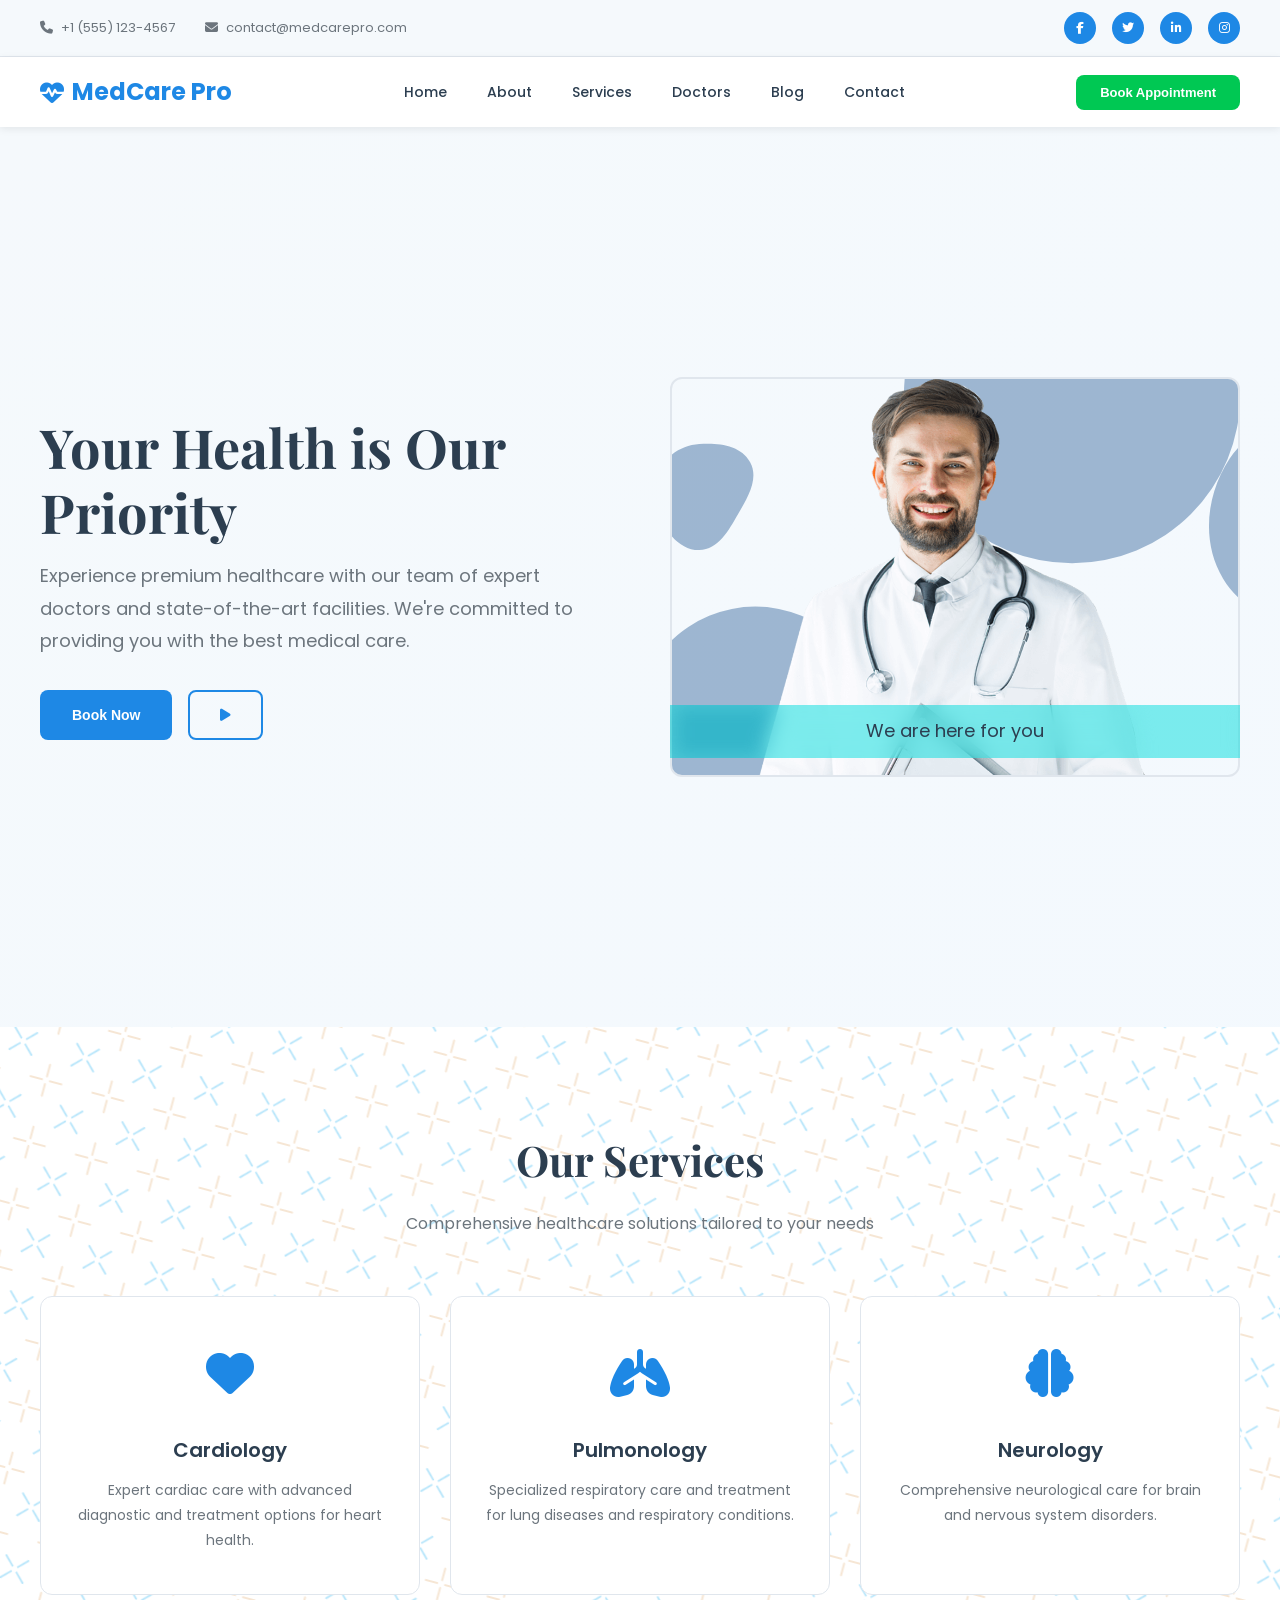
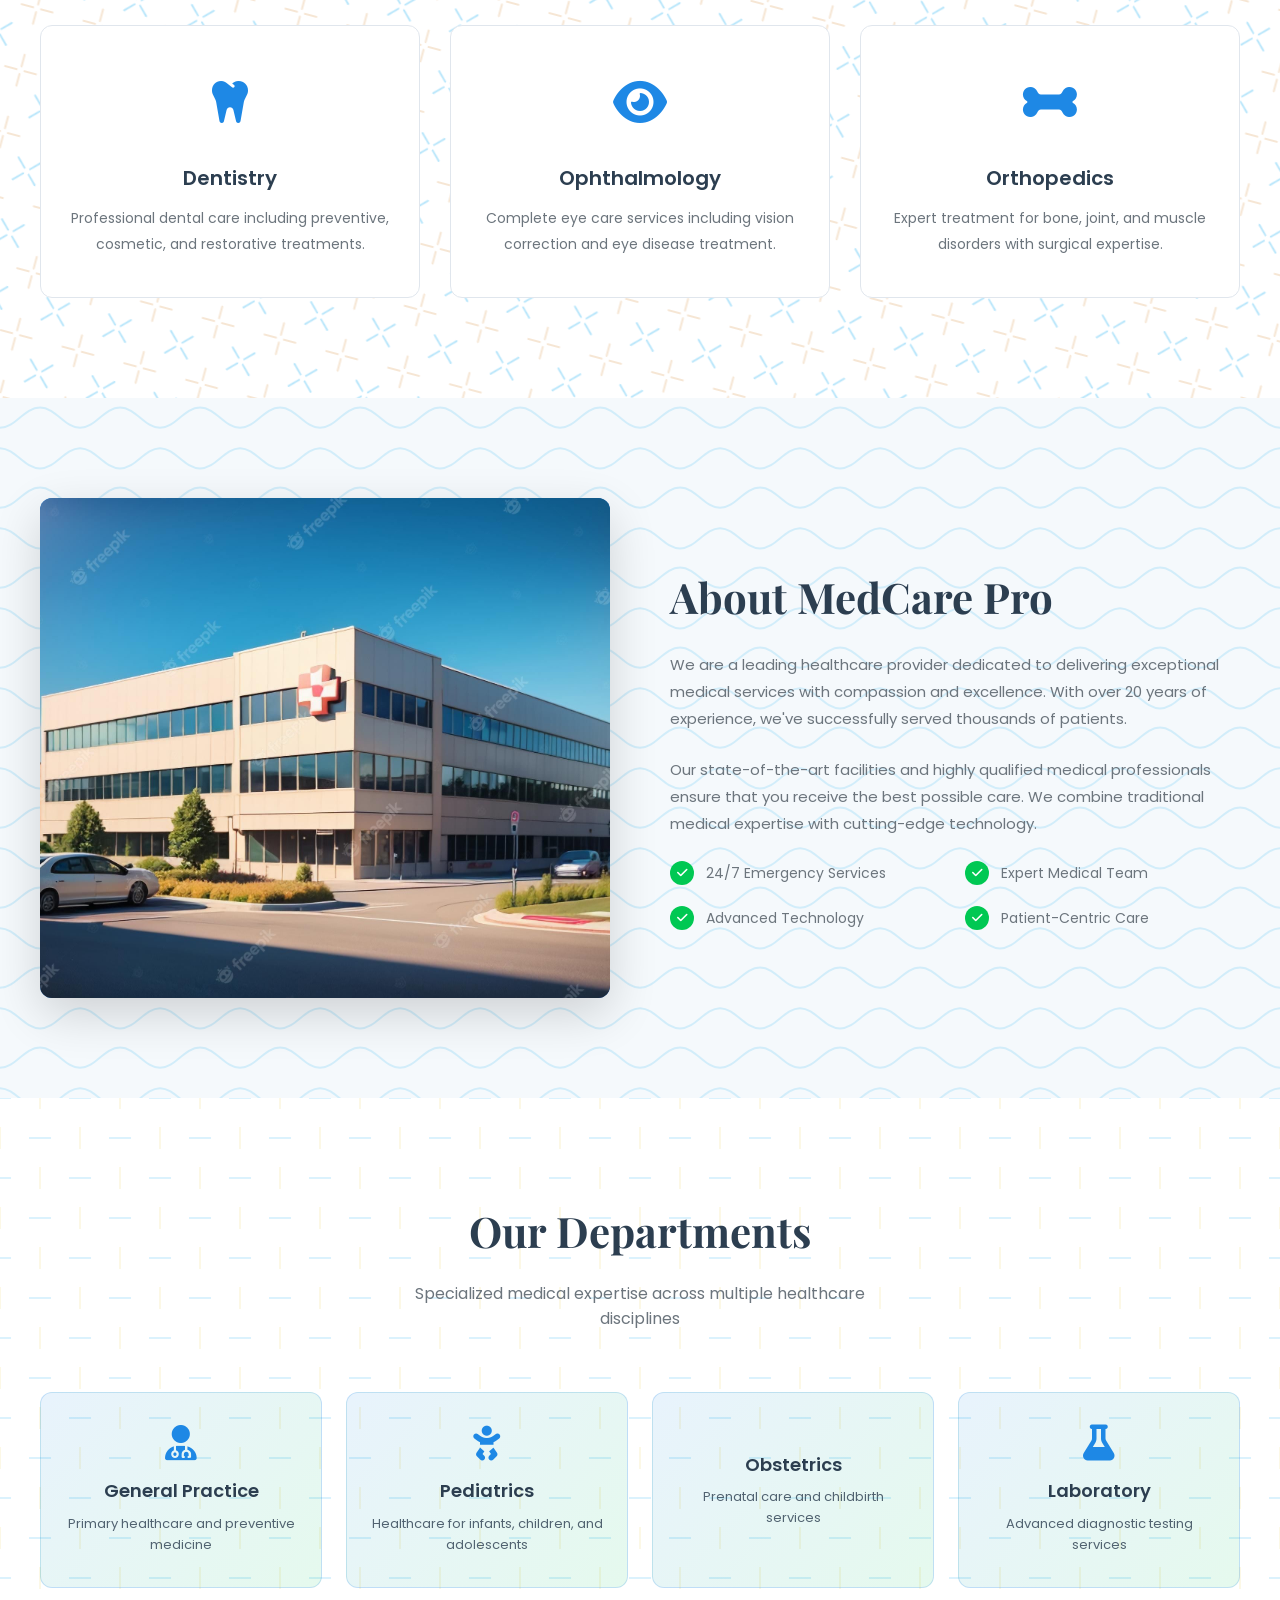
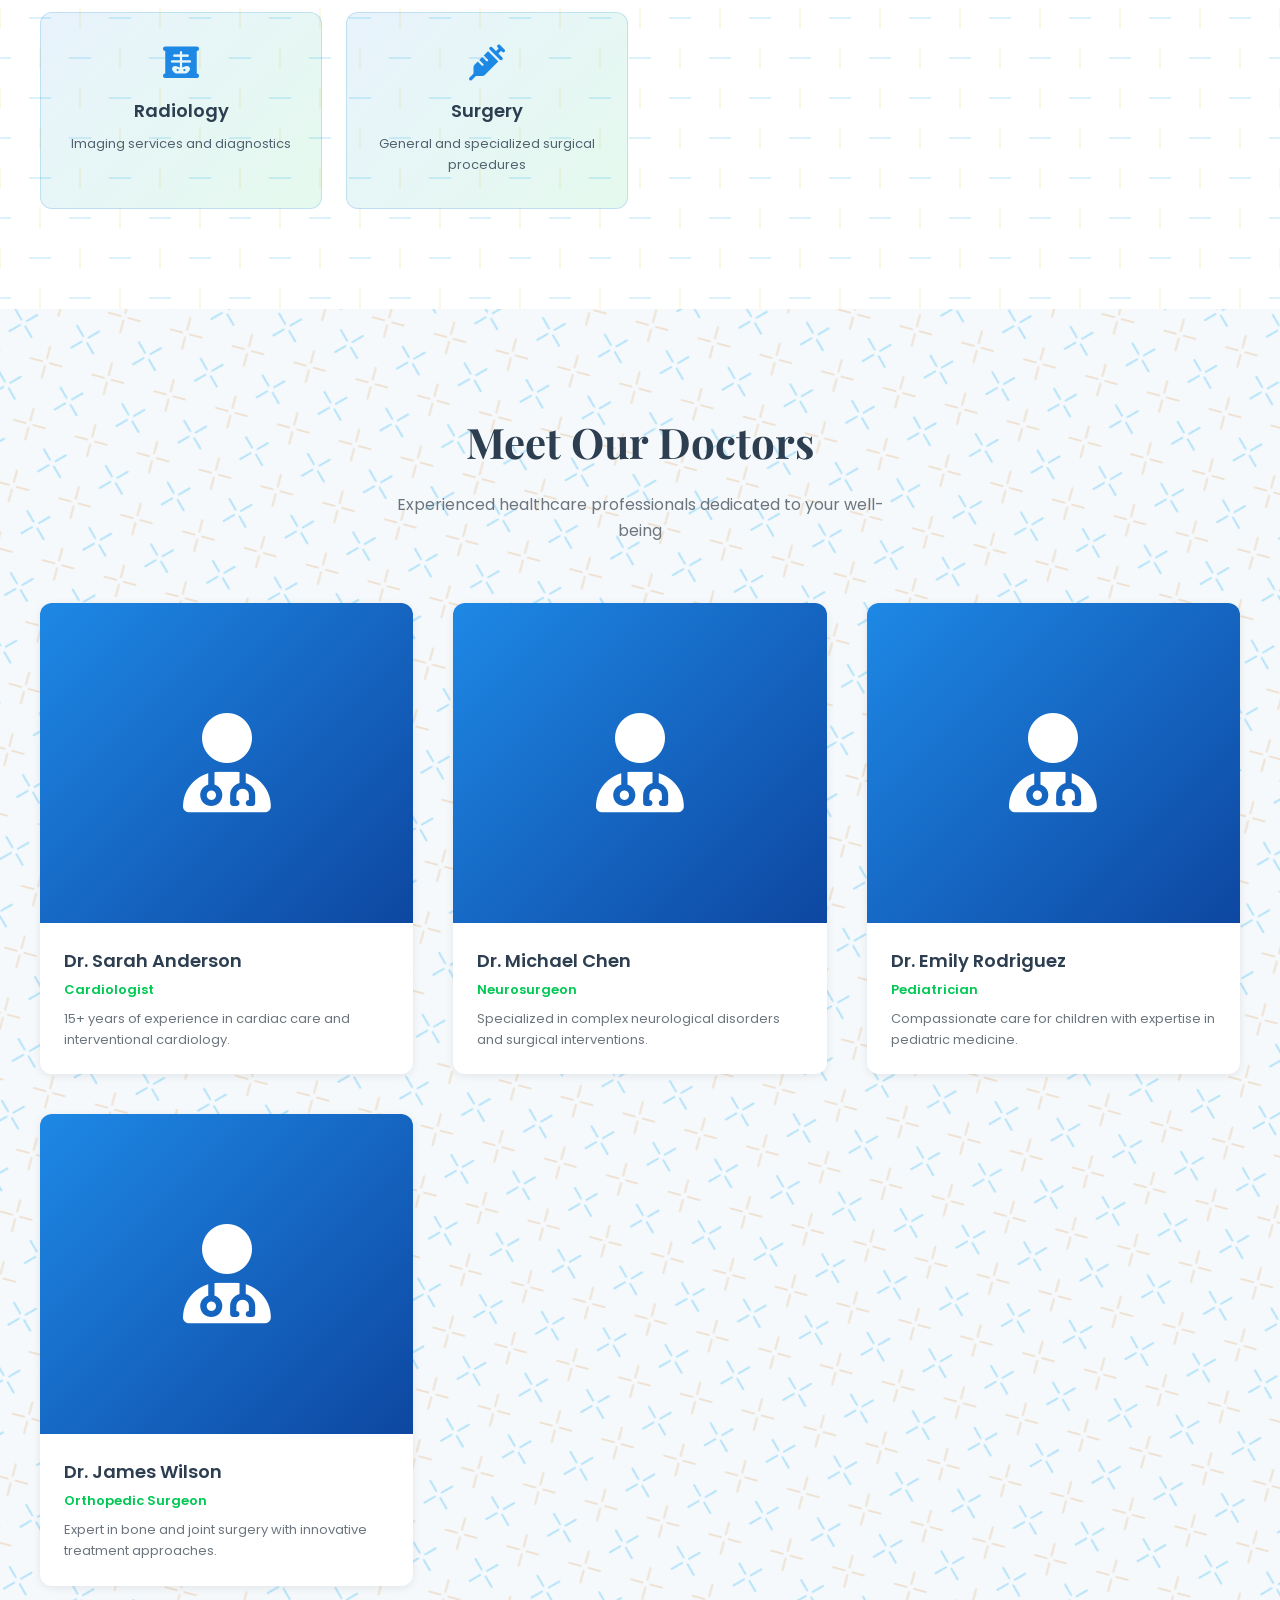
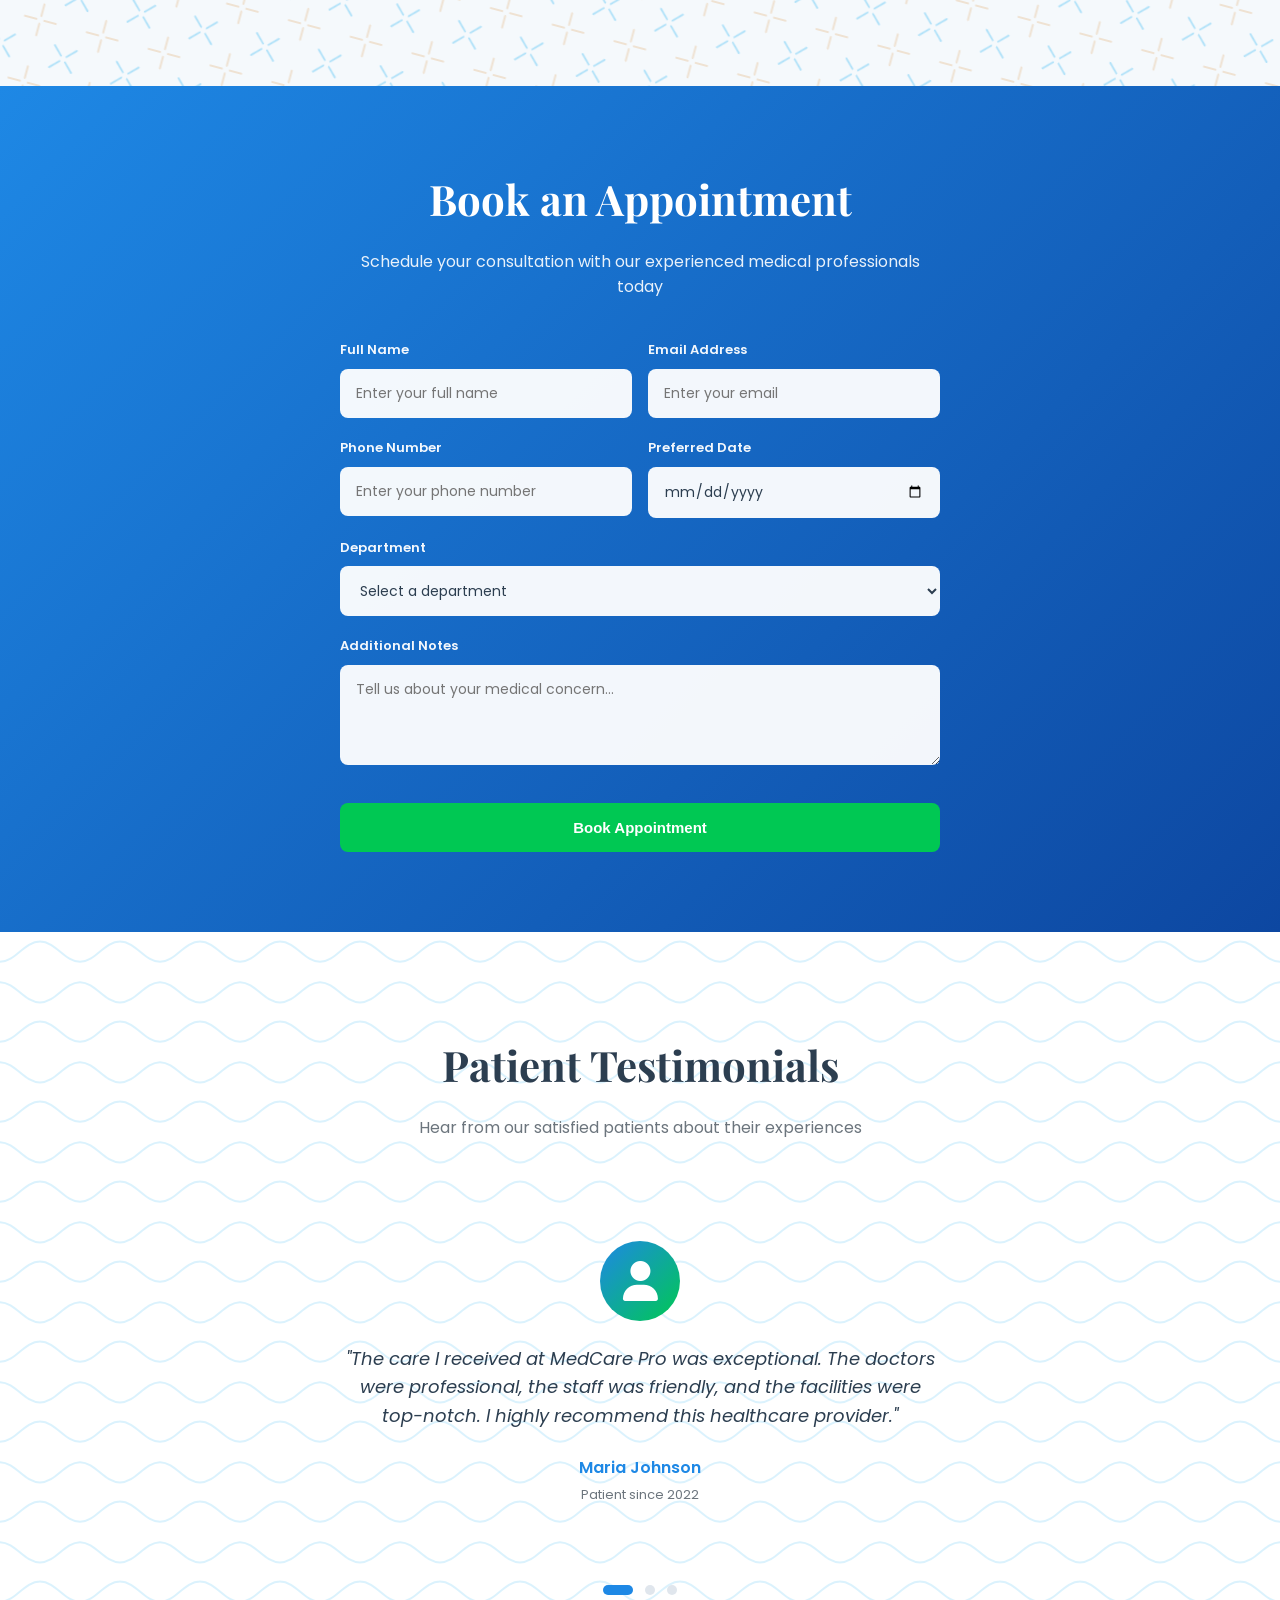
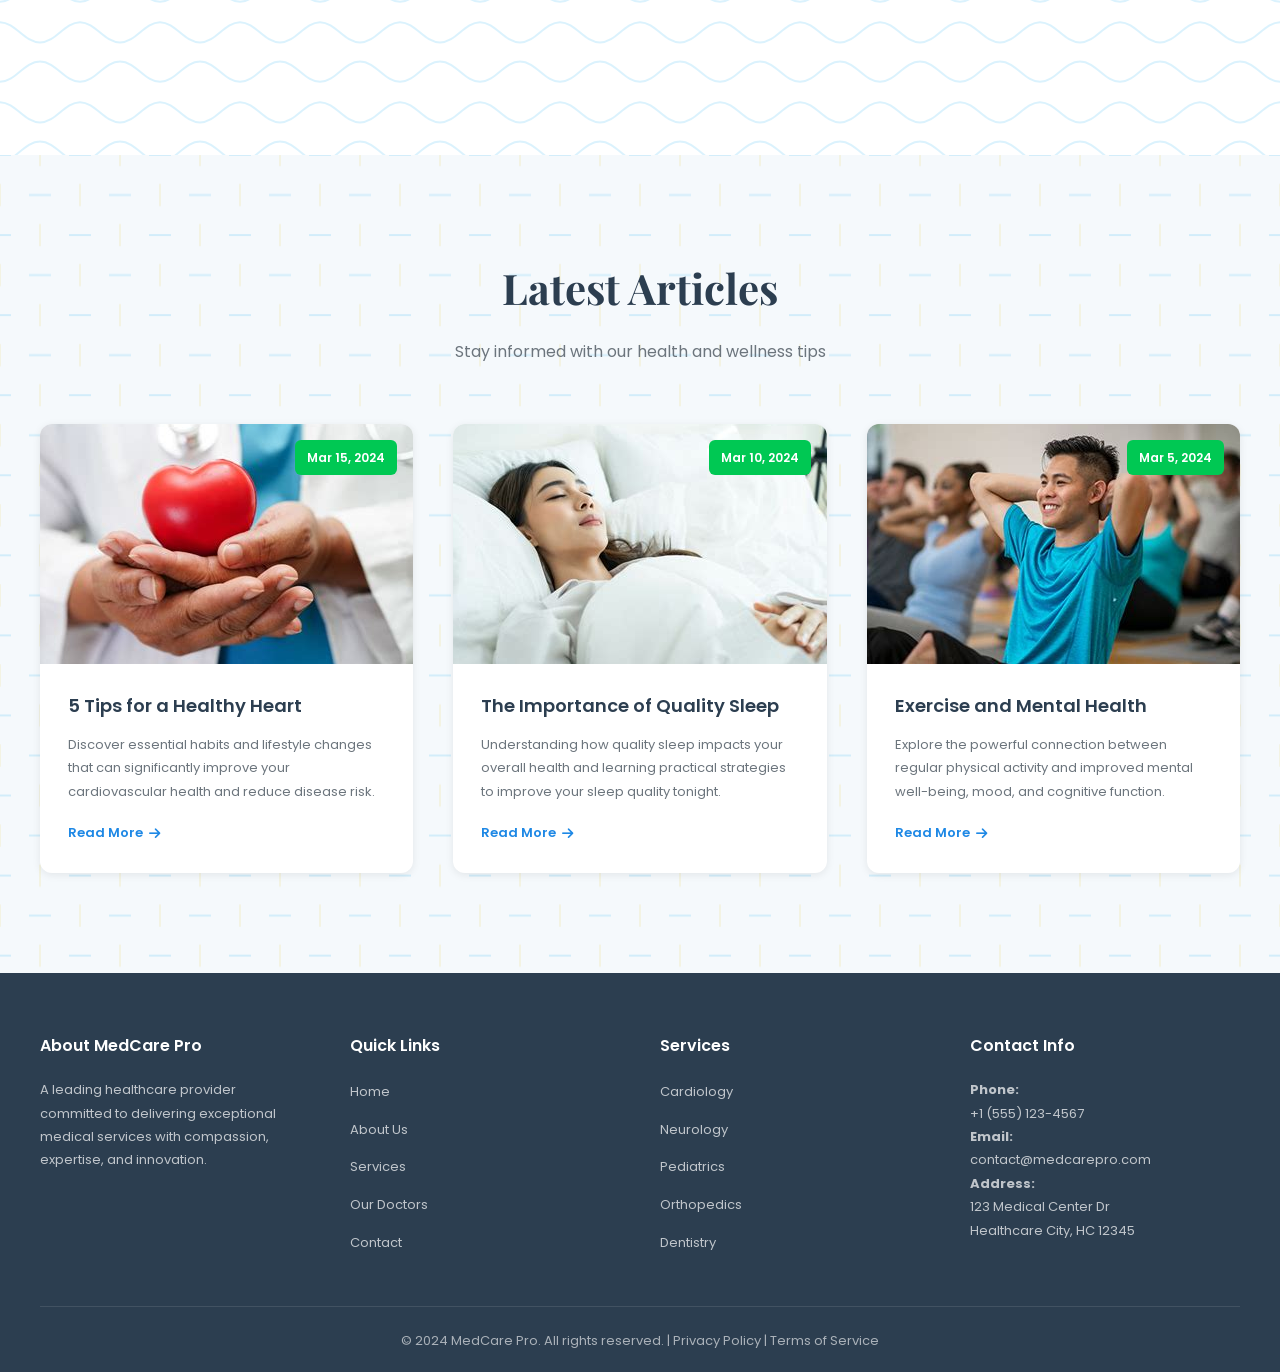
<file: index.html>
<!DOCTYPE html>
<html lang="en">
<head>
    <meta charset="UTF-8">
    <meta name="viewport" content="width=device-width, initial-scale=1.0">
    <title>MedCare Pro - Premium Healthcare Solutions</title>
    <link href="https://fonts.googleapis.com/css2?family=Poppins:wght@300;400;500;600;700&family=Playfair+Display:wght@600;700&display=swap" rel="stylesheet">
    <link rel="stylesheet" href="https://cdnjs.cloudflare.com/ajax/libs/font-awesome/6.4.0/css/all.min.css">
    
    <style>
        * {
            margin: 0;
            padding: 0;
            box-sizing: border-box;
        }

        :root {
            --primary: #1E88E5;
            --primary-dark: #1565C0;
            --secondary: #0D47A1;
            --accent: #00C853;
            --accent-light: #4CAF50;
            --bg-light: #F5F9FC;
            --bg-white: #FFFFFF;
            --text-dark: #2C3E50;
            --text-light: #6C757D;
            --border-light: #E0E6ED;
            --shadow-sm: 0 2px 8px rgba(0, 0, 0, 0.08);
            --shadow-md: 0 8px 24px rgba(0, 0, 0, 0.12);
            --shadow-lg: 0 16px 48px rgba(0, 0, 0, 0.16);
            --transition: all 0.3s cubic-bezier(0.4, 0, 0.2, 1);
        }

        body {
            font-family: 'Poppins', sans-serif;
            color: var(--text-dark);
            background-color: var(--bg-white);
            line-height: 1.6;
            overflow-x: hidden;
        }

        /* ============ TOPBAR ============ */
        .topbar {
            background: var(--bg-light);
            padding: 12px 0;
            border-bottom: 1px solid var(--border-light);
            font-size: 13px;
        }

        .topbar-content {
            display: flex;
            justify-content: space-between;
            align-items: center;
            max-width: 1400px;
            margin: 0 auto;
            padding: 0 40px;
        }

        .topbar-left {
            display: flex;
            gap: 30px;
            color: var(--text-light);
        }

        .topbar-item {
            display: flex;
            align-items: center;
            gap: 8px;
            transition: var(--transition);
        }

        .topbar-item:hover {
            color: var(--primary);
        }

        .topbar-right {
            display: flex;
            gap: 16px;
        }

        .social-icon {
            width: 32px;
            height: 32px;
            display: flex;
            align-items: center;
            justify-content: center;
            background: var(--primary);
            color: white;
            border-radius: 50%;
            font-size: 12px;
            cursor: pointer;
            transition: var(--transition);
        }

        .social-icon:hover {
            background: var(--primary-dark);
            transform: translateY(-2px);
        }

        /* ============ NAVBAR ============ */
        .navbar {
            background: var(--bg-white);
            padding: 16px 40px;
            box-shadow: var(--shadow-sm);
            position: sticky;
            top: 0;
            z-index: 1000;
        }

        .navbar-content {
            display: flex;
            justify-content: space-between;
            align-items: center;
            max-width: 1400px;
            margin: 0 auto;
        }

        .logo {
            font-size: 24px;
            font-weight: 700;
            color: var(--primary);
            text-decoration: none;
            display: flex;
            align-items: center;
            gap: 8px;
        }

        .logo:hover {
            color: var(--primary-dark);
        }

        .nav-menu {
            display: flex;
            gap: 40px;
            list-style: none;
        }

        .nav-item a {
            color: var(--text-dark);
            text-decoration: none;
            font-weight: 500;
            font-size: 14px;
            position: relative;
            transition: var(--transition);
        }

        .nav-item a::after {
            content: '';
            position: absolute;
            bottom: -4px;
            left: 0;
            width: 0;
            height: 2px;
            background: var(--accent);
            transition: width 0.3s ease;
        }

        .nav-item a:hover {
            color: var(--primary);
        }

        .nav-item a:hover::after {
            width: 100%;
        }

        .btn-appointment {
            background: var(--accent);
            color: white;
            border: none;
            padding: 10px 24px;
            border-radius: 8px;
            font-weight: 600;
            cursor: pointer;
            transition: var(--transition);
            font-size: 13px;
        }

        .btn-appointment:hover {
            background: var(--accent-light);
            transform: translateY(-2px);
            box-shadow: var(--shadow-md);
        }

        .hamburger {
            display: none;
            flex-direction: column;
            gap: 6px;
            cursor: pointer;
        }

        .hamburger span {
            width: 24px;
            height: 3px;
            background: var(--text-dark);
            border-radius: 2px;
            transition: var(--transition);
        }

        /* ============ HERO SECTION ============ */
        .hero {
            background: linear-gradient(135deg, var(--bg-light) 0%, rgba(30, 136, 229, 0.05) 100%);
            padding: 80px 40px;
            min-height: 100vh;
            display: flex;
            align-items: center;
        }

        .hero-content {
            display: grid;
            grid-template-columns: 1fr 1fr;
            gap: 60px;
            max-width: 1400px;
            margin: 0 auto;
            width: 100%;
            align-items: center;
        }

        .hero-left {
            animation: fadeInUp 0.8s ease 0.2s both;
        }

        .hero-right {
            animation: fadeInUp 0.8s ease 0.4s both;
        }

        .hero h1 {
            font-family: 'Playfair Display', serif;
            font-size: 54px;
            font-weight: 700;
            line-height: 1.2;
            color: var(--text-dark);
            margin-bottom: 16px;
        }

        .hero-subtitle {
            font-size: 18px;
            color: var(--text-light);
            margin-bottom: 32px;
            line-height: 1.8;
        }

        .hero-buttons {
            display: flex;
            gap: 16px;
        }

        .btn-primary {
            background: var(--primary);
            color: white;
            border: none;
            padding: 14px 32px;
            border-radius: 8px;
            font-weight: 600;
            cursor: pointer;
            transition: var(--transition);
            font-size: 14px;
        }

        .btn-primary:hover {
            background: var(--primary-dark);
            transform: translateY(-3px);
            box-shadow: var(--shadow-lg);
        }

        .btn-secondary {
            background: transparent;
            color: var(--primary);
            border: 2px solid var(--primary);
            padding: 12px 30px;
            border-radius: 8px;
            font-weight: 600;
            cursor: pointer;
            transition: var(--transition);
            font-size: 14px;
        }

        .btn-secondary:hover {
            background: var(--primary);
            color: white;
        }

        .hero-image {
           position: relative;
            height: 400px;
            background: linear-gradient(135deg, var(--primary) 0%, var(--primary-dark) 100%);
            background-image: url("data:image/svg+xml,%3csvg xmlns='http://www.w3.org/2000/svg' version='1.1' xmlns:xlink='http://www.w3.org/1999/xlink' xmlns:svgjs='http://svgjs.dev/svgjs' width='1440' height='560' preserveAspectRatio='none' viewBox='0 0 1440 560'%3e%3cg mask='url(%26quot%3b%23SvgjsMask1014%26quot%3b)' fill='none'%3e%3cpath d='M231.94 25.97 a168.14 168.14 0 1 0 336.28 0 a168.14 168.14 0 1 0 -336.28 0z' fill='rgba(28%2c 83%2c 142%2c 0.4)' class='triangle-float3'%3e%3c/path%3e%3cpath d='M805.842%2c469.739C823.276%2c470.849%2c842.667%2c466.609%2c851.144%2c451.335C859.466%2c436.341%2c850.987%2c418.916%2c842.234%2c404.169C833.73%2c389.841%2c822.466%2c376.116%2c805.842%2c375.006C787.431%2c373.777%2c768.324%2c382.24%2c759.937%2c398.676C752.073%2c414.085%2c760.156%2c431.606%2c769.543%2c446.138C777.937%2c459.132%2c790.404%2c468.756%2c805.842%2c469.739' fill='rgba(28%2c 83%2c 142%2c 0.4)' class='triangle-float3'%3e%3c/path%3e%3cpath d='M936.54%2c340.594C977.258%2c339.679%2c1022.534%2c337.032%2c1043.944%2c302.385C1066.128%2c266.485%2c1054.958%2c220.716%2c1032.822%2c184.786C1011.879%2c150.793%2c976.44%2c129.503%2c936.54%2c128.052C893.76%2c126.496%2c850.576%2c141.377%2c827.314%2c177.313C802.023%2c216.384%2c794.562%2c268.72%2c820.44%2c307.405C844.426%2c343.262%2c893.411%2c341.563%2c936.54%2c340.594' fill='rgba(28%2c 83%2c 142%2c 0.4)' class='triangle-float3'%3e%3c/path%3e%3cpath d='M1398.55%2c393.33C1435.272%2c393.176%2c1464.021%2c366.977%2c1483.956%2c336.137C1506.326%2c301.531%2c1528.377%2c259.448%2c1508.385%2c223.415C1488.051%2c186.766%2c1440.325%2c178.822%2c1398.55%2c182.202C1362.784%2c185.096%2c1333.254%2c207.699%2c1315.714%2c239.003C1298.612%2c269.525%2c1295.347%2c306.033%2c1311.893%2c336.86C1329.369%2c369.419%2c1361.597%2c393.485%2c1398.55%2c393.33' fill='rgba(28%2c 83%2c 142%2c 0.4)' class='triangle-float2'%3e%3c/path%3e%3cpath d='M658.217%2c257.8C695.399%2c255.216%2c722.748%2c227.858%2c742.407%2c196.192C763.596%2c162.061%2c784.504%2c121.057%2c764.864%2c86.012C744.967%2c50.508%2c698.91%2c45.271%2c658.217%2c45.969C619.087%2c46.64%2c579.181%2c56.836%2c557.72%2c89.563C534.186%2c125.451%2c528.971%2c172.655%2c550.979%2c209.498C572.527%2c245.571%2c616.299%2c260.714%2c658.217%2c257.8' fill='rgba(28%2c 83%2c 142%2c 0.4)' class='triangle-float3'%3e%3c/path%3e%3cpath d='M-27.88 348.22 a120.59 120.59 0 1 0 241.18 0 a120.59 120.59 0 1 0 -241.18 0z' fill='rgba(28%2c 83%2c 142%2c 0.4)' class='triangle-float1'%3e%3c/path%3e%3cpath d='M29.279%2c173.129C48.315%2c172.842%2c58.773%2c153.309%2c68.272%2c136.81C77.742%2c120.362%2c89.287%2c101.565%2c80.019%2c85.003C70.634%2c68.231%2c48.448%2c65.742%2c29.279%2c67.129C12.754%2c68.325%2c-1.851%2c77.194%2c-10.159%2c91.528C-18.493%2c105.907%2c-19.04%2c123.055%2c-11.808%2c138.019C-3.406%2c155.403%2c9.973%2c173.42%2c29.279%2c173.129' fill='rgba(28%2c 83%2c 142%2c 0.4)' class='triangle-float2'%3e%3c/path%3e%3cpath d='M1118.8%2c376.639C1156.722%2c377.844%2c1194.239%2c361.801%2c1213.883%2c329.341C1234.19%2c295.786%2c1233.811%2c253.33%2c1213.862%2c219.561C1194.244%2c186.352%2c1157.323%2c166.469%2c1118.8%2c168.384C1083.146%2c170.156%2c1055.978%2c196.964%2c1038.807%2c228.261C1022.397%2c258.171%2c1017.447%2c293.584%2c1033.637%2c323.614C1050.645%2c355.162%2c1082.977%2c375.501%2c1118.8%2c376.639' fill='rgba(28%2c 83%2c 142%2c 0.4)' class='triangle-float3'%3e%3c/path%3e%3c/g%3e%3cdefs%3e%3cmask id='SvgjsMask1014'%3e%3crect width='1440' height='560' fill='white'%3e%3c/rect%3e%3c/mask%3e%3cstyle%3e %40keyframes float1 %7b 0%25%7btransform: translate(0%2c 0)%7d 50%25%7btransform: translate(-10px%2c 0)%7d 100%25%7btransform: translate(0%2c 0)%7d %7d .triangle-float1 %7b animation: float1 5s infinite%3b %7d %40keyframes float2 %7b 0%25%7btransform: translate(0%2c 0)%7d 50%25%7btransform: translate(-5px%2c -5px)%7d 100%25%7btransform: translate(0%2c 0)%7d %7d .triangle-float2 %7b animation: float2 4s infinite%3b %7d %40keyframes float3 %7b 0%25%7btransform: translate(0%2c 0)%7d 50%25%7btransform: translate(0%2c -10px)%7d 100%25%7btransform: translate(0%2c 0)%7d %7d .triangle-float3 %7b animation: float3 6s infinite%3b %7d %3c/style%3e%3c/defs%3e%3c/svg%3e");
            border-radius: 12px;
            border: solid 2px var(--border-light);
            overflow: hidden;
           object-fit: cover;
           object-position: center;
           display: flex;
           justify-content: center;
        }
        .short-title{
            padding: 12px;
            width: 100%;
            background-color: rgba(1, 221, 221, 0.5);
            position: absolute;
            z-index: 3;
            text-align: center;
            font-size: 18px;
            color: var(--text-dark);
            bottom: 20px;
            backdrop-filter: blur(10px);
            opacity: 0;
            animation: fadeup 1s 1s 1 ease-out forwards;
        }

        

        /* ============ SERVICES SECTION ============ */
        .services {
            padding: 100px 40px;
            background: var(--bg-white);
            background-image: url("data:image/svg+xml,<svg id='patternId' width='100%' height='100%' xmlns='http://www.w3.org/2000/svg'><defs><pattern id='a' patternUnits='userSpaceOnUse' width='32' height='32' patternTransform='scale(2) rotate(15)'><rect x='0' y='0' width='100%' height='100%' fill='%23bb6b2500'/><path d='M37.657 10.343l-4.243 4.243m-2.828 2.828l-4.243 4.243m11.314 0l-4.243-4.243m-2.828-2.828l-4.243-4.243m-20.686 0l-4.243 4.243m-2.828 2.828l-4.243 4.243m11.314 0l-4.243-4.243m-2.828-2.828l-4.243-4.243'  stroke-linejoin='round' stroke-linecap='round' stroke-width='1' stroke='%2302a6f245' fill='none'/><path d='M16-8v6m0 4v6m8-8h-6m-4 0H8m8 24v6m0 4v6m8-8h-6m-4 0H8'  stroke-linejoin='round' stroke-linecap='round' stroke-width='1' stroke='%23dda25f45' fill='none'/></pattern></defs><rect width='800%' height='800%' transform='translate(-92,-50)' fill='url(%23a)'/></svg>")
        }

        .section-header {
            text-align: center;
            margin-bottom: 60px;
        }

        .section-header h2 {
            font-family: 'Playfair Display', serif;
            font-size: 42px;
            font-weight: 700;
            color: var(--text-dark);
            margin-bottom: 16px;
        }

        .section-header p {
            font-size: 16px;
            color: var(--text-light);
            max-width: 500px;
            margin: 0 auto;
        }

        .services-grid {
            display: grid;
            grid-template-columns: repeat(auto-fit, minmax(300px, 1fr));
            gap: 30px;
            max-width: 1400px;
            margin: 0 auto;
        }

        .service-card {
            background: var(--bg-white);
            padding: 40px 30px;
            border-radius: 12px;
            border: 1px solid var(--border-light);
            text-align: center;
            transition: var(--transition);
            cursor: pointer;
        }

        .service-card:hover {
            transform: translateY(-8px);
            box-shadow: var(--shadow-lg);
            border-color: var(--primary);
        }

        .service-icon {
            font-size: 48px;
            color: var(--primary);
            margin-bottom: 20px;
            transition: var(--transition);
        }

        .service-card:hover .service-icon {
            color: var(--accent);
            transform: scale(1.1) rotate(5deg);
        }

        .service-card h3 {
            font-size: 20px;
            font-weight: 600;
            margin-bottom: 12px;
            color: var(--text-dark);
        }

        .service-card p {
            font-size: 14px;
            color: var(--text-light);
            line-height: 1.8;
        }

        /* ============ ABOUT SECTION ============ */
        .about {
            padding: 100px 40px;
            background: var(--bg-light);
            background-image: url("data:image/svg+xml,<svg id='patternId' width='100%' height='100%' xmlns='http://www.w3.org/2000/svg'><defs><pattern id='a' patternUnits='userSpaceOnUse' width='40' height='40' patternTransform='scale(2) rotate(0)'><rect x='0' y='0' width='100%' height='100%' fill='%232b2b3100'/><path d='M45.69 13.342c-1.677.945-3.557 1.6-5.48 1.588-1.922-.012-3.795-.691-5.462-1.653-1.668-.962-3.156-2.202-4.637-3.435-1.48-1.232-2.97-2.47-4.641-3.427-1.67-.957-3.547-1.628-5.47-1.628-1.923 0-3.8.67-5.47 1.628-1.67.956-3.161 2.195-4.641 3.427-1.48 1.233-2.97 2.473-4.637 3.435-1.667.962-3.54 1.641-5.463 1.653-1.922.012-3.802-.643-5.478-1.588v13.316c1.676-.945 3.556-1.6 5.478-1.588 1.923.012 3.796.691 5.463 1.653 1.668.962 3.156 2.202 4.637 3.435 1.48 1.232 2.97 2.47 4.641 3.427 1.67.957 3.547 1.628 5.47 1.628 1.923 0 3.8-.67 5.47-1.628 1.67-.956 3.161-2.195 4.641-3.427 1.48-1.233 2.97-2.473 4.637-3.435 1.667-.962 3.54-1.641 5.463-1.653 1.922-.012 3.802.643 5.478 1.588z'  stroke-width='1' stroke='%2302a6f224' fill='none'/></pattern></defs><rect width='800%' height='800%' transform='translate(0,0)' fill='url(%23a)'/></svg>")
        }

        .about-content {
            display: grid;
            grid-template-columns: 1fr 1fr;
            gap: 60px;
            max-width: 1400px;
            margin: 0 auto;
            align-items: center;
        }

        .about-image {
            height: 500px;
            background: linear-gradient(135deg, var(--primary) 0%, var(--secondary) 100%);
            border-radius: 12px;
            overflow: hidden;
            box-shadow: var(--shadow-lg);
            display: flex;
            justify-content: center;
            object-fit: cover;
            object-position: center;
        }

        .about-text h2 {
            font-family: 'Playfair Display', serif;
            font-size: 42px;
            font-weight: 700;
            margin-bottom: 20px;
            color: var(--text-dark);
        }

        .about-text p {
            font-size: 15px;
            color: var(--text-light);
            margin-bottom: 24px;
            line-height: 1.8;
        }

        .about-features {
            display: grid;
            grid-template-columns: 1fr 1fr;
            gap: 20px;
        }

        .feature-item {
            display: flex;
            
        .about-features {
            display: grid;
            grid-template-columns: 1fr 1fr;
            gap: 20px;
        }gap: 12px;
            align-items: flex-start;
        }

        .feature-icon {
            width: 24px;
            height: 24px;
            background: var(--accent);
            color: white;
            border-radius: 50%;
            display: flex;
            align-items: center;
            justify-content: center;
            flex-shrink: 0;
            font-size: 12px;
        }

        .feature-item p {
            font-size: 14px;
            margin: 0;
        }

        /* ============ DEPARTMENTS SECTION ============ */
        .departments {
            padding: 100px 40px;
            background: var(--bg-white);
background-image: url("data:image/svg+xml,<svg id='patternId' width='100%' height='100%' xmlns='http://www.w3.org/2000/svg'><defs><pattern id='a' patternUnits='userSpaceOnUse' width='40' height='40' patternTransform='scale(2) rotate(0)'><rect x='0' y='0' width='100%' height='100%' fill='%232b2b3100'/><path d='M20-5V5m0 30v10m20-30v10M0 15v10'  stroke-linecap='square' stroke-width='1' stroke='%23ecc94b23' fill='none'/><path d='M-5 40H5M-5 0H5m30 0h10M35 40h10M15 20h10'  stroke-linecap='square' stroke-width='1' stroke='%2302a6f224' fill='none'/></pattern></defs><rect width='800%' height='800%' transform='translate(0,0)' fill='url(%23a)'/></svg>")
        }

        .departments-grid {
            display: grid;
            grid-template-columns: repeat(auto-fit, minmax(240px, 1fr));
            gap: 24px;
            max-width: 1400px;
            margin: 0 auto;
            margin-top: 60px;
        }

        .department-card {
            background: linear-gradient(135deg, rgba(30, 136, 229, 0.1) 0%, rgba(0, 200, 83, 0.1) 100%);
            padding: 32px 24px;
            border-radius: 12px;
            text-align: center;
            transition: var(--transition);
            cursor: pointer;
            border: 1px solid rgba(30, 136, 229, 0.2);
        }

        .department-card:hover {
            background: linear-gradient(135deg, var(--primary) 0%, var(--accent) 100%);
            color: white;
            transform: translateY(-6px);
            box-shadow: var(--shadow-lg);
        }

        .department-card i {
            font-size: 36px;
            color: var(--primary);
            margin-bottom: 16px;
            transition: var(--transition);
        }

        .department-card:hover i {
            color: white;
            transform: scale(1.2);
        }

        .department-card h3 {
            font-size: 18px;
            font-weight: 600;
            margin-bottom: 8px;
        }

        .department-card p {
            font-size: 13px;
            opacity: 0.8;
        }

        /* ============ DOCTORS SECTION ============ */
        .doctors {
            padding: 100px 40px;
            background: var(--bg-light);
            background-image: url("data:image/svg+xml,<svg id='patternId' width='100%' height='100%' xmlns='http://www.w3.org/2000/svg'><defs><pattern id='a' patternUnits='userSpaceOnUse' width='32' height='32' patternTransform='scale(2) rotate(15)'><rect x='0' y='0' width='100%' height='100%' fill='%23bb6b2500'/><path d='M37.657 10.343l-4.243 4.243m-2.828 2.828l-4.243 4.243m11.314 0l-4.243-4.243m-2.828-2.828l-4.243-4.243m-20.686 0l-4.243 4.243m-2.828 2.828l-4.243 4.243m11.314 0l-4.243-4.243m-2.828-2.828l-4.243-4.243'  stroke-linejoin='round' stroke-linecap='round' stroke-width='1' stroke='%2302a6f245' fill='none'/><path d='M16-8v6m0 4v6m8-8h-6m-4 0H8m8 24v6m0 4v6m8-8h-6m-4 0H8'  stroke-linejoin='round' stroke-linecap='round' stroke-width='1' stroke='%23dda25f45' fill='none'/></pattern></defs><rect width='800%' height='800%' transform='translate(-92,-50)' fill='url(%23a)'/></svg>")
        }

        .doctors-grid {
            display: grid;
            grid-template-columns: repeat(auto-fit, minmax(280px, 1fr));
            gap: 40px;
            max-width: 1400px;
            margin: 0 auto;
            margin-top: 60px;
        }

        .doctor-card {
            background: var(--bg-white);
            border-radius: 12px;
            overflow: hidden;
            box-shadow: var(--shadow-sm);
            transition: var(--transition);
            cursor: pointer;
        }

        .doctor-card:hover {
            box-shadow: var(--shadow-lg);
            transform: translateY(-8px);
        }

        .doctor-image {
            height: 320px;
            background: linear-gradient(135deg, var(--primary) 0%, var(--secondary) 100%);
            position: relative;
            display: flex;
            align-items: center;
            justify-content: center;
            color: white;
            font-size: 100px;
            overflow: hidden;
        }

        .doctor-social {
            position: absolute;
            top: 0;
            left: 0;
            right: 0;
            bottom: 0;
            background: rgba(0, 0, 0, 0.7);
            display: flex;
            align-items: center;
            justify-content: center;
            gap: 16px;
            opacity: 0;
            transition: var(--transition);
            
        }

        .doctor-card:hover .doctor-social {
            opacity: 1;
        }

        .doctor-social a {
            width: 40px;
            height: 40px;
            font-size: 24px;
            text-decoration: none;
            background: var(--accent);
            color: white;
            border-radius: 8px;
            display: flex;
            align-items: center;
            justify-content: center;
            transition: var(--transition);
        }

        .doctor-social a:hover {
            background: var(--primary);
            transform: scale(1.2);
        }

        .doctor-info {
            padding: 24px;
        }

        .doctor-info h3 {
            font-size: 18px;
            font-weight: 600;
            margin-bottom: 4px;
        }

        .doctor-specialty {
            font-size: 13px;
            color: var(--accent);
            font-weight: 600;
            margin-bottom: 8px;
        }

        .doctor-info p {
            font-size: 13px;
            color: var(--text-light);
        }

        /* ============ APPOINTMENT SECTION ============ */
        .appointment {
            padding: 80px 40px;
            background: linear-gradient(135deg, var(--primary) 0%, var(--secondary) 100%);
            color: white;
        }

        .appointment-content {
            max-width: 600px;
            margin: 0 auto;
        }

        .appointment h2 {
            font-family: 'Playfair Display', serif;
            font-size: 42px;
            margin-bottom: 16px;
            text-align: center;
        }

        .appointment p {
            text-align: center;
            margin-bottom: 40px;
            opacity: 0.9;
        }

        .form-group {
            margin-bottom: 20px;
        }

        .form-group label {
            display: block;
            font-size: 13px;
            font-weight: 600;
            margin-bottom: 8px;
            opacity: 0.95;
        }

        .form-group input,
        .form-group select,
        .form-group textarea {
            width: 100%;
            padding: 14px 16px;
            border: none;
            border-radius: 8px;
            font-family: 'Poppins', sans-serif;
            font-size: 14px;
            background: rgba(255, 255, 255, 0.95);
            color: var(--text-dark);
            transition: var(--transition);
        }

        .form-group textarea {
            resize: vertical;
            min-height: 100px;
        }

        .form-group input:focus,
        .form-group select:focus,
        .form-group textarea:focus {
            outline: none;
            box-shadow: 0 0 0 3px rgba(255, 255, 255, 0.3);
            background: white;
        }

        .form-row {
            display: grid;
            grid-template-columns: 1fr 1fr;
            gap: 16px;
        }

        .btn-submit {
            width: 100%;
            background: var(--accent);
            color: white;
            border: none;
            padding: 16px;
            border-radius: 8px;
            font-weight: 600;
            font-size: 15px;
            cursor: pointer;
            transition: var(--transition);
            margin-top: 10px;
        }

        .btn-submit:hover {
            background: var(--accent-light);
            transform: translateY(-2px);
            box-shadow: var(--shadow-lg);
        }

        /* ============ TESTIMONIALS SECTION ============ */
.testimonials {
            padding: 100px 40px;
            background: var(--bg-white);
                        background-image: url("data:image/svg+xml,<svg id='patternId' width='100%' height='100%' xmlns='http://www.w3.org/2000/svg'><defs><pattern id='a' patternUnits='userSpaceOnUse' width='40' height='40' patternTransform='scale(2) rotate(0)'><rect x='0' y='0' width='100%' height='100%' fill='%232b2b3100'/><path d='M45.69 13.342c-1.677.945-3.557 1.6-5.48 1.588-1.922-.012-3.795-.691-5.462-1.653-1.668-.962-3.156-2.202-4.637-3.435-1.48-1.232-2.97-2.47-4.641-3.427-1.67-.957-3.547-1.628-5.47-1.628-1.923 0-3.8.67-5.47 1.628-1.67.956-3.161 2.195-4.641 3.427-1.48 1.233-2.97 2.473-4.637 3.435-1.667.962-3.54 1.641-5.463 1.653-1.922.012-3.802-.643-5.478-1.588v13.316c1.676-.945 3.556-1.6 5.478-1.588 1.923.012 3.796.691 5.463 1.653 1.668.962 3.156 2.202 4.637 3.435 1.48 1.232 2.97 2.47 4.641 3.427 1.67.957 3.547 1.628 5.47 1.628 1.923 0 3.8-.67 5.47-1.628 1.67-.956 3.161-2.195 4.641-3.427 1.48-1.233 2.97-2.473 4.637-3.435 1.667-.962 3.54-1.641 5.463-1.653 1.922-.012 3.802.643 5.478 1.588z'  stroke-width='1' stroke='%2302a6f224' fill='none'/></pattern></defs><rect width='800%' height='800%' transform='translate(0,0)' fill='url(%23a)'/></svg>")
        }

        .testimonials-container {
            max-width: 1400px;
            margin: 0 auto;
        }

        .testimonial-slide {
            display: none;
            text-align: center;
            padding: 40px;
            animation: fadeIn 0.5s ease;
        }

        .testimonial-slide.active {
            display: block;
        }

        .testimonial-image {
            width: 80px;
            height: 80px;
            margin: 0 auto 24px;
            background: linear-gradient(135deg, var(--primary) 0%, var(--accent) 100%);
            border-radius: 50%;
            display: flex;
            align-items: center;
            justify-content: center;
            color: white;
            font-size: 40px;
        }

        .testimonial-text {
            font-size: 18px;
            color: var(--text-dark);
            margin-bottom: 24px;
            font-style: italic;
            max-width: 600px;
            margin-left: auto;
            margin-right: auto;
        }

        .testimonial-author {
            font-weight: 600;
            color: var(--primary);
            margin-bottom: 4px;
        }

        .testimonial-role {
            font-size: 13px;
            color: var(--text-light);
        }

        .testimonial-controls {
            display: flex;
            justify-content: center;
            gap: 12px;
            margin-top: 40px;
        }

        .testimonial-dot {
            width: 10px;
            height: 10px;
            border-radius: 50%;
            background: var(--border-light);
            cursor: pointer;
            transition: var(--transition);
        }

        .testimonial-dot.active {
            background: var(--primary);
            width: 30px;
            border-radius: 5px;
        }

        /* ============ BLOG SECTION ============ */
        .blog {
            padding: 100px 40px;
            background: var(--bg-light);
            background-image: url("data:image/svg+xml,<svg id='patternId' width='100%' height='100%' xmlns='http://www.w3.org/2000/svg'><defs><pattern id='a' patternUnits='userSpaceOnUse' width='40' height='40' patternTransform='scale(2) rotate(0)'><rect x='0' y='0' width='100%' height='100%' fill='%232b2b3100'/><path d='M20-5V5m0 30v10m20-30v10M0 15v10'  stroke-linecap='square' stroke-width='1' stroke='%23ecc94b23' fill='none'/><path d='M-5 40H5M-5 0H5m30 0h10M35 40h10M15 20h10'  stroke-linecap='square' stroke-width='1' stroke='%2302a6f224' fill='none'/></pattern></defs><rect width='800%' height='800%' transform='translate(0,0)' fill='url(%23a)'/></svg>")
        }

        .blog-grid {
            display: grid;
            grid-template-columns: repeat(auto-fit, minmax(320px, 1fr));
            gap: 40px;
            max-width: 1400px;
            margin: 0 auto;
            margin-top: 60px;
        }

        .blog-card {
            background: var(--bg-white);
            border-radius: 12px;
            overflow: hidden;
            box-shadow: var(--shadow-sm);
            transition: var(--transition);
            cursor: pointer;
        }

        .blog-card:hover {
            box-shadow: var(--shadow-lg);
            transform: translateY(-8px);
        }

        .blog-image {
            height: 240px;
            background: linear-gradient(135deg, var(--primary) 0%, var(--secondary) 100%);
            overflow: hidden;
            display: flex;
            align-items: center;
            justify-content: center;
            color: white;
            font-size: 80px;
            position: relative;
        }

        .blog-date {
            position: absolute;
            top: 16px;
            right: 16px;
            background: var(--accent);
            color: white;
            padding: 8px 12px;
            border-radius: 6px;
            font-size: 12px;
            font-weight: 600;
        }

        .blog-content {
            padding: 28px;
        }

        .blog-content h3 {
            font-size: 18px;
            font-weight: 600;
            margin-bottom: 12px;
            color: var(--text-dark);
        }

        .blog-content p {
            font-size: 13px;
            color: var(--text-light);
            margin-bottom: 16px;
            line-height: 1.8;
        }

        .blog-link {
            color: var(--primary);
            text-decoration: none;
            font-weight: 600;
            font-size: 13px;
            display: inline-flex;
            align-items: center;
            gap: 6px;
            transition: var(--transition);
        }

        .blog-link:hover {
            color: var(--accent);
            gap: 12px;
        }

        /* ============ FOOTER ============ */
        .footer {
            background: var(--text-dark);
            color: white;
            padding: 60px 40px 20px;
        }

        .footer-content {
            display: grid;
            grid-template-columns: repeat(auto-fit, minmax(240px, 1fr));
            gap: 40px;
            max-width: 1400px;
            margin: 0 auto;
            margin-bottom: 40px;
        }

        .footer-section h3 {
            font-size: 16px;
            font-weight: 600;
            margin-bottom: 20px;
        }

        .footer-section ul {
            list-style: none;
        }

        .footer-section ul li {
            margin-bottom: 12px;
        }

        .footer-section a {
            color: rgba(255, 255, 255, 0.7);
            text-decoration: none;
            font-size: 13px;
            transition: var(--transition);
        }

        .footer-section a:hover {
            color: var(--accent);
        }

        .footer-section p {
            font-size: 13px;
            color: rgba(255, 255, 255, 0.7);
            line-height: 1.8;
        }

        .footer-bottom {
            border-top: 1px solid rgba(255, 255, 255, 0.1);
            padding-top: 24px;
            text-align: center;
            font-size: 13px;
            color: rgba(255, 255, 255, 0.6);
        }

        /* ============ ANIMATIONS ============ */
        @keyframes fadeInUp {
            from {
                opacity: 0;
                transform: translateY(30px);
            }
            to {
                opacity: 1;
                transform: translateY(0);
            }
        }

        @keyframes fadeIn {
            from {
                opacity: 0;
            }
            to {
                opacity: 1;
            }
        }

        @keyframes slideInLeft {
            from {
                opacity: 0;
                transform: translateX(-30px);
            }
            to {
                opacity: 1;
                transform: translateX(0);
            }
        }
        @keyframes fadeup {
            0% {
                opacity: 0;
                transform: rotateY(30px);
            }
            50% {
font-size: 30px;
            }
            100% {
                opacity: 1;
                transform: rotateY(0);
            }
        }

        /* ============ SCROLL ANIMATIONS ============ */
        .scroll-animate {
            opacity: 0;
            transform: translateY(30px);
            animation: fadeInUp 0.6s ease forwards;
        }

        /* ============ RESPONSIVE DESIGN ============ */
        @media (max-width: 1024px) {
            .topbar-content,
            .navbar-content {
                padding: 0 24px;
            }

            .hero-content {
                grid-template-columns: 1fr;
                gap: 40px;
            }

            .hero h1 {
                font-size: 40px;
            }

            .about-content {
                grid-template-columns: 1fr;
                gap: 40px;
            }

            .form-row {
                grid-template-columns: 1fr;
            }
        }

        @media (max-width: 768px) {
            .topbar-left {
                gap: 16px;
                font-size: 11px;
            }

            .topbar-item {
                gap: 4px;
            }

            .topbar-right {
                gap: 10px;
            }

            .navbar-content {
                padding: 12px 20px;

            }

            .nav-menu {
                display: none;
                position: absolute;
                top: 100%;
                left: 0;
                right: 0;
                flex-direction: column;
                background: var(--bg-white);
                padding: 20px;
                box-shadow: var(--shadow-md);
                z-index: 999;
                gap: 0;
            }

            .nav-menu.active {
                display: flex;
            }

            .nav-item {
                padding: 12px 0;
                border-bottom: 1px solid var(--border-light);
            }

            .nav-item a {
                display: block;
            }

            .hamburger {
                display: flex;
                position: absolute;
                right: 20px;
            }
            .logo{
                position: absolute;
                left: 20px;
            }

            .btn-appointment {
                padding: 8px 16px;
                font-size: 12px;
                position: absolute;
                right: 55px;
            }

            .hero {
                padding: 60px 20px;
                min-height: auto;
            }

            .hero h1 {
                font-size: 32px;
            }

            .hero-subtitle {
                font-size: 15px;
            }

            .hero-buttons {
                flex-direction: row;
            }

            .btn-primary {
                width: 40%;
            }
            .btn-secondary {
                width: 20%;
                text-align: center;
            }

            .hero-image {
                min-height: 400px;
            }

            .services,
            .about,
            .departments,
            .doctors,
            .appointment,
            .testimonials,
            .blog {
                padding: 60px 20px;
            }

            .services-grid,
            .departments-grid,
            .doctors-grid,
            .blog-grid {
                gap: 20px;
            }

            .section-header h2 {
                font-size: 32px;
            }

            .about-features {
                grid-template-columns: 1fr;
                gap: 16px;
            }

            .appointment-content {
                max-width: 100%;
            }

            .form-group input,
            .form-group select,
            .form-group textarea {
                font-size: 16px;
            }

            .doctor-image {
                height: 240px;
                font-size: 60px;
            }

            .testimonial-text {
                font-size: 15px;
            }

            .footer-content {
                grid-template-columns: 1fr;
                gap: 30px;
            }
        }

        @media (max-width: 480px) {
            .topbar {
                display: none;
            }

            .navbar-content {
                padding: 12px 16px;
            }

            .logo {
                font-size: 18px;
            }

            .hero {
                padding: 40px 16px;
            }

            .hero h1 {
                font-size: 24px;
            }

            .hero-subtitle {
                font-size: 14px;
            }

            .services,
            .about,
            .departments,
            .doctors,
            .appointment,
            .testimonials,
            .blog {
                padding: 40px 16px;
            }

            .section-header h2 {
                font-size: 24px;
            }

            .hero-image,
            .about-image,
            .blog-image,
            .doctor-image {
                font-size: 40px;
            }

            .service-card {
                padding: 24px 16px;
            }

            .hero-image {
                height: 200px;
            }

            .about-image {
                height: 300px;
            }

            .doctor-image {
                height: 200px;
            }

            .appointment h2 {
                font-size: 28px;
            }

            .testimonial-image {
                width: 60px;
                height: 60px;
                font-size: 30px;
            }
        }
    </style>
</head>
<body>
    <!-- TOPBAR -->
    <div class="topbar">
        <div class="topbar-content">
            <div class="topbar-left">
                <div class="topbar-item">
                    <i class="fas fa-phone"></i>
                    <span>+1 (555) 123-4567</span>
                </div>
                <div class="topbar-item">
                    <i class="fas fa-envelope"></i>
                    <span>contact@medcarepro.com</span>
                </div>
            </div>
            <div class="topbar-right">
                <div class="social-icon">
                    <i class="fab fa-facebook-f"></i>
                </div>
                <div class="social-icon">
                    <i class="fab fa-twitter"></i>
                </div>
                <div class="social-icon">
                    <i class="fab fa-linkedin-in"></i>
                </div>
                <div class="social-icon">
                    <i class="fab fa-instagram"></i>
                </div>
            </div>
        </div>
    </div>

    <!-- NAVBAR -->
    <nav class="navbar">
        <div class="navbar-content">
            <a href="#" class="logo">
                <i class="fas fa-heartbeat"></i> MedCare Pro
            </a>
            <ul class="nav-menu" id="navMenu">
                <li class="nav-item"><a href="#hero">Home</a></li>
                <li class="nav-item"><a href="#about">About</a></li>
                <li class="nav-item"><a href="#services">Services</a></li>
                <li class="nav-item"><a href="#doctors">Doctors</a></li>
                <li class="nav-item"><a href="#blog">Blog</a></li>
                <li class="nav-item"><a href="#contact">Contact</a></li>
            </ul>
            <button class="btn-appointment">Book Appointment</button>
            <div class="hamburger" id="hamburger">
                <span></span>
                <span></span>
                <span></span>
            </div>
        </div>
    </nav>

    <!-- HERO SECTION -->
    <section class="hero" id="hero">
        <div class="hero-content">
            <div class="hero-left">
                <h1>Your Health is Our Priority</h1>
                <p class="hero-subtitle">Experience premium healthcare with our team of expert doctors and state-of-the-art facilities. We're committed to providing you with the best medical care.</p>
                <div class="hero-buttons">
                    <button class="btn-primary">Book Now</button>
                    <div class="btn-secondary">
                        <i class="fas fa-play"></i>
                    </div> 
                </div>
            </div>
            <div class="hero-right">
                <div class="short-title">We are here for you</div>
                <div class="hero-image">
                    <img src="images/hero-doctor-1.png" alt="hospital">
                </div>
            </div>
        </div>
    </section>

    <!-- SERVICES SECTION -->
    <section class="services" id="services">
        <div class="section-header">
            <h2>Our Services</h2>
            <p>Comprehensive healthcare solutions tailored to your needs</p>
        </div>
        <div class="services-grid">
            <div class="service-card">
                <div class="service-icon">
                    <i class="fas fa-heart"></i>
                </div>
                <h3>Cardiology</h3>
                <p>Expert cardiac care with advanced diagnostic and treatment options for heart health.</p>
            </div>
            <div class="service-card">
                <div class="service-icon">
                    <i class="fas fa-lungs"></i>
                </div>
                <h3>Pulmonology</h3>
                <p>Specialized respiratory care and treatment for lung diseases and respiratory conditions.</p>
            </div>
            <div class="service-card">
                <div class="service-icon">
                    <i class="fas fa-brain"></i>
                </div>
                <h3>Neurology</h3>
                <p>Comprehensive neurological care for brain and nervous system disorders.</p>
            </div>
            <div class="service-card">
                <div class="service-icon">
                    <i class="fas fa-tooth"></i>
                </div>
                <h3>Dentistry</h3>
                <p>Professional dental care including preventive, cosmetic, and restorative treatments.</p>
            </div>
            <div class="service-card">
                <div class="service-icon">
                    <i class="fas fa-eye"></i>
                </div>
                <h3>Ophthalmology</h3>
                <p>Complete eye care services including vision correction and eye disease treatment.</p>
            </div>
            <div class="service-card">
                <div class="service-icon">
                    <i class="fas fa-bone"></i>
                </div>
                <h3>Orthopedics</h3>
                <p>Expert treatment for bone, joint, and muscle disorders with surgical expertise.</p>
            </div>
        </div>
    </section>

    <!-- ABOUT SECTION -->
    <section class="about" id="about">
        <div class="about-content">
            <div class="about-image">
               <img src="images/hospital.jpg" alt="hospital">
            </div>
            <div class="about-text">
                <h2>About MedCare Pro</h2>
                <p>We are a leading healthcare provider dedicated to delivering exceptional medical services with compassion and excellence. With over 20 years of experience, we've successfully served thousands of patients.</p>
                <p>Our state-of-the-art facilities and highly qualified medical professionals ensure that you receive the best possible care. We combine traditional medical expertise with cutting-edge technology.</p>
                <div class="about-features">
                    <div class="feature-item">
                        <div class="feature-icon">
                            <i class="fas fa-check"></i>
                        </div>
                        <p>24/7 Emergency Services</p>
                    </div>
                    <div class="feature-item">
                        <div class="feature-icon">
                            <i class="fas fa-check"></i>
                        </div>
                        <p>Expert Medical Team</p>
                    </div>
                    <div class="feature-item">
                        <div class="feature-icon">
                            <i class="fas fa-check"></i>
                        </div>
                        <p>Advanced Technology</p>
                    </div>
                    <div class="feature-item">
                        <div class="feature-icon">
                            <i class="fas fa-check"></i>
                        </div>
                        <p>Patient-Centric Care</p>
                    </div>
                </div>
            </div>
        </div>
    </section>

    <!-- DEPARTMENTS SECTION -->
    <section class="departments">
        <div class="section-header">
            <h2>Our Departments</h2>
            <p>Specialized medical expertise across multiple healthcare disciplines</p>
        </div>
        <div class="departments-grid">
            <div class="department-card">
                <i class="fas fa-user-md"></i>
                <h3>General Practice</h3>
                <p>Primary healthcare and preventive medicine</p>
            </div>
            <div class="department-card">
                <i class="fas fa-baby"></i>
                <h3>Pediatrics</h3>
                <p>Healthcare for infants, children, and adolescents</p>
            </div>
            <div class="department-card">
                <i class="fas fa-pregnancy-woman"></i>
                <h3>Obstetrics</h3>
                <p>Prenatal care and childbirth services</p>
            </div>
            <div class="department-card">
                <i class="fas fa-flask"></i>
                <h3>Laboratory</h3>
                <p>Advanced diagnostic testing services</p>
            </div>
            <div class="department-card">
                <i class="fas fa-x-ray"></i>
                <h3>Radiology</h3>
                <p>Imaging services and diagnostics</p>
            </div>
            <div class="department-card">
                <i class="fas fa-syringe"></i>
                <h3>Surgery</h3>
                <p>General and specialized surgical procedures</p>
            </div>
        </div>
    </section>

    <!-- DOCTORS SECTION -->
    <section class="doctors" id="doctors">
        <div class="section-header">
            <h2>Meet Our Doctors</h2>
            <p>Experienced healthcare professionals dedicated to your well-being</p>
        </div>
        <div class="doctors-grid">
            <div class="doctor-card">
                <div class="doctor-image">
                    <i class="fas fa-user-doctor"></i>
                    <div class="doctor-social">
                        <a href="#"><i class="fab fa-facebook-f"></i></a>
                        <a href="#"><i class="fab fa-twitter"></i></a>
                        <a href="#"><i class="fab fa-linkedin-in"></i></a>
                    </div>
                </div>
                <div class="doctor-info">
                    <h3>Dr. Sarah Anderson</h3>
                    <div class="doctor-specialty">Cardiologist</div>
                    <p>15+ years of experience in cardiac care and interventional cardiology.</p>
                </div>
            </div>
            <div class="doctor-card">
                <div class="doctor-image">
                    <i class="fas fa-user-doctor"></i>
                    <div class="doctor-social">
                        <a href="#"><i class="fab fa-facebook-f"></i></a>
                        <a href="#"><i class="fab fa-twitter"></i></a>
                        <a href="#"><i class="fab fa-linkedin-in"></i></a>
                    </div>
                </div>
                <div class="doctor-info">
                    <h3>Dr. Michael Chen</h3>
                    <div class="doctor-specialty">Neurosurgeon</div>
                    <p>Specialized in complex neurological disorders and surgical interventions.</p>
                </div>
            </div>
            <div class="doctor-card">
                <div class="doctor-image">
                    <i class="fas fa-user-doctor"></i>
                    <div class="doctor-social">
                        <a href="#"><i class="fab fa-facebook-f"></i></a>
                        <a href="#"><i class="fab fa-twitter"></i></a>
                        <a href="#"><i class="fab fa-linkedin-in"></i></a>
                    </div>
                </div>
                <div class="doctor-info">
                    <h3>Dr. Emily Rodriguez</h3>
                    <div class="doctor-specialty">Pediatrician</div>
                    <p>Compassionate care for children with expertise in pediatric medicine.</p>
                </div>
            </div>
            <div class="doctor-card">
                <div class="doctor-image">
                    <i class="fas fa-user-doctor"></i>
                    <div class="doctor-social">
                        <a href="#"><i class="fab fa-facebook-f"></i></a>
                        <a href="#"><i class="fab fa-twitter"></i></a>
                        <a href="#"><i class="fab fa-linkedin-in"></i></a>
                    </div>
                </div>
                <div class="doctor-info">
                    <h3>Dr. James Wilson</h3>
                    <div class="doctor-specialty">Orthopedic Surgeon</div>
                    <p>Expert in bone and joint surgery with innovative treatment approaches.</p>
                </div>
            </div>
        </div>
    </section>

    <!-- APPOINTMENT SECTION -->
    <section class="appointment" id="contact">
        <div class="appointment-content">
            <h2>Book an Appointment</h2>
            <p>Schedule your consultation with our experienced medical professionals today</p>
            <form>
                <div class="form-row">
                    <div class="form-group">
                        <label for="name">Full Name</label>
                        <input type="text" id="name" placeholder="Enter your full name" required>
                    </div>
                    <div class="form-group">
                        <label for="email">Email Address</label>
                        <input type="email" id="email" placeholder="Enter your email" required>
                    </div>
                </div>
                <div class="form-row">
                    <div class="form-group">
                        <label for="phone">Phone Number</label>
                        <input type="tel" id="phone" placeholder="Enter your phone number" required>
                    </div>
                    <div class="form-group">
                        <label for="date">Preferred Date</label>
                        <input type="date" id="date" required>
                    </div>
                </div>
                <div class="form-group">
                    <label for="department">Department</label>
                    <select id="department" required>
                        <option value="">Select a department</option>
                        <option value="cardiology">Cardiology</option>
                        <option value="neurology">Neurology</option>
                        <option value="pediatrics">Pediatrics</option>
                        <option value="orthopedics">Orthopedics</option>
                        <option value="dentistry">Dentistry</option>
                    </select>
                </div>
                <div class="form-group">
                    <label for="message">Additional Notes</label>
                    <textarea id="message" placeholder="Tell us about your medical concern..."></textarea>
                </div>
                <button type="submit" class="btn-submit">Book Appointment</button>
            </form>
        </div>
    </section>

      <!-- TESTIMONIALS SECTION -->
    <section class="testimonials">
        <div class="testimonials-container">
            <div class="section-header">
                <h2>Patient Testimonials</h2>
                <p>Hear from our satisfied patients about their experiences</p>
            </div>
            <div style="max-width: 800px; margin: 60px auto;">
                <div class="testimonial-slide active">
                    <div class="testimonial-image">
                        <i class="fas fa-user"></i>
                    </div>
                    <p class="testimonial-text">"The care I received at MedCare Pro was exceptional. The doctors were professional, the staff was friendly, and the facilities were top-notch. I highly recommend this healthcare provider."</p>
                    <div class="testimonial-author">Maria Johnson</div>
                    <div class="testimonial-role">Patient since 2022</div>
                </div>
                <div class="testimonial-slide">
                    <div class="testimonial-image">
                        <i class="fas fa-user"></i>
                    </div>
                    <p class="testimonial-text">"I was impressed by the professionalism and expertise of the medical team. They took time to explain everything and answered all my questions with patience and care."</p>
                    <div class="testimonial-author">Robert Smith</div>
                    <div class="testimonial-role">Patient since 2021</div>
                </div>
                <div class="testimonial-slide">
                    <div class="testimonial-image">
                        <i class="fas fa-user"></i>
                    </div>
                    <p class="testimonial-text">"Outstanding service from start to finish. The appointment booking process was seamless, and the treatment exceeded my expectations. Thank you, MedCare Pro!"</p>
                    <div class="testimonial-author">Lisa Chen</div>
                    <div class="testimonial-role">Patient since 2023</div>
                </div>
                <div class="testimonial-controls">
                    <div class="testimonial-dot active" onclick="showTestimonial(0)"></div>
                    <div class="testimonial-dot" onclick="showTestimonial(1)"></div>
                    <div class="testimonial-dot" onclick="showTestimonial(2)"></div>
                </div>
            </div>
        </div>
    </section>

    <!-- BLOG SECTION -->
    <section class="blog" id="blog">
        <div class="section-header">
            <h2>Latest Articles</h2>
            <p>Stay informed with our health and wellness tips</p>
        </div>
        <div class="blog-grid">
            <div class="blog-card">
                <div class="blog-image">
                    <img src="images/post1.jpg" alt="post">
                    <div class="blog-date">Mar 15, 2024</div>
                </div>
                <div class="blog-content">
                    <h3>5 Tips for a Healthy Heart</h3>
                    <p>Discover essential habits and lifestyle changes that can significantly improve your cardiovascular health and reduce disease risk.</p>
                    <a href="#" class="blog-link">
                        Read More <i class="fas fa-arrow-right"></i>
                    </a>
                </div>
            </div>
            <div class="blog-card">
                <div class="blog-image">
                    <img src="images/post2.jpg" alt="post">
                    <div class="blog-date">Mar 10, 2024</div>
                </div>
                <div class="blog-content">
                    <h3>The Importance of Quality Sleep</h3>
                    <p>Understanding how quality sleep impacts your overall health and learning practical strategies to improve your sleep quality tonight.</p>
                    <a href="#" class="blog-link">
                        Read More <i class="fas fa-arrow-right"></i>
                    </a>
                </div>
            </div>
            <div class="blog-card">
                <div class="blog-image">
                   <img src="images/post3.jpg" alt="post">
                    <div class="blog-date">Mar 5, 2024</div>
                </div>
                <div class="blog-content">
                    <h3>Exercise and Mental Health</h3>
                    <p>Explore the powerful connection between regular physical activity and improved mental well-being, mood, and cognitive function.</p>
                    <a href="#" class="blog-link">
                        Read More <i class="fas fa-arrow-right"></i>
                    </a>
                </div>
            </div>
        </div>
    </section>

    <!-- FOOTER -->
    <footer class="footer">
        <div class="footer-content">
            <div class="footer-section">
                <h3>About MedCare Pro</h3>
                <p>A leading healthcare provider committed to delivering exceptional medical services with compassion, expertise, and innovation.</p>
            </div>
            <div class="footer-section">
                <h3>Quick Links</h3>
                <ul>
                    <li><a href="#hero">Home</a></li>
                    <li><a href="#about">About Us</a></li>
                    <li><a href="#services">Services</a></li>
                    <li><a href="#doctors">Our Doctors</a></li>
                    <li><a href="#contact">Contact</a></li>
                </ul>
            </div>
            <div class="footer-section">
                <h3>Services</h3>
                <ul>
                    <li><a href="#">Cardiology</a></li>
                    <li><a href="#">Neurology</a></li>
                    <li><a href="#">Pediatrics</a></li>
                    <li><a href="#">Orthopedics</a></li>
                    <li><a href="#">Dentistry</a></li>
                </ul>
            </div>
            <div class="footer-section">
                <h3>Contact Info</h3>
                <p>
                    <strong>Phone:</strong><br>
                    +1 (555) 123-4567
                </p>
                <p>
                    <strong>Email:</strong><br>
                    contact@medcarepro.com
                </p>
                <p>
                    <strong>Address:</strong><br>
                    123 Medical Center Dr<br>
                    Healthcare City, HC 12345
                </p>
            </div>
        </div>
        <div class="footer-bottom">
            <p>&copy; 2024 MedCare Pro. All rights reserved. | Privacy Policy | Terms of Service</p>
        </div>
    </footer>

    <script>
        // Mobile menu toggle
        const hamburger = document.getElementById('hamburger');
        const navMenu = document.getElementById('navMenu');

        hamburger.addEventListener('click', () => {
            navMenu.classList.toggle('active');
        });

        // Close menu when link is clicked
        document.querySelectorAll('.nav-item a').forEach(link => {
            link.addEventListener('click', () => {
                navMenu.classList.remove('active');
            });
        });

        // Testimonial carousel
        let currentSlide = 0;
        const slides = document.querySelectorAll('.testimonial-slide');
        const dots = document.querySelectorAll('.testimonial-dot');

        function showTestimonial(n) {
            slides[currentSlide].classList.remove('active');
            dots[currentSlide].classList.remove('active');
            
            currentSlide = n;
            slides[currentSlide].classList.add('active');
            dots[currentSlide].classList.add('active');
        }

        // Auto-rotate testimonials
        setInterval(() => {
            showTestimonial((currentSlide + 1) % slides.length);
        }, 6000);

        // Scroll animations
        const observerOptions = {
            threshold: 0.1,
            rootMargin: '0px 0px -100px 0px'
        };

        const observer = new IntersectionObserver((entries) => {
            entries.forEach(entry => {
                if (entry.isIntersecting) {
                    entry.target.classList.add('scroll-animate');
                    observer.unobserve(entry.target);
                }
            });
        }, observerOptions);

        // Observe cards and sections
        document.querySelectorAll('.service-card, .doctor-card, .blog-card, .department-card').forEach(el => {
            el.classList.add('scroll-animate');
            observer.observe(el);
        });

        // Form submission
        document.querySelector('form').addEventListener('submit', (e) => {
            e.preventDefault();
            alert('Thank you for booking an appointment! Our team will contact you soon.');
            e.target.reset();
        });

        // Smooth scroll for navigation links
        document.querySelectorAll('a[href^="#"]').forEach(anchor => {
            anchor.addEventListener('click', function (e) {
                e.preventDefault();
                const target = document.querySelector(this.getAttribute('href'));
                if (target) {
                    target.scrollIntoView({
                        behavior: 'smooth',
                        block: 'start'
                    });
                }
            });
        });
    </script>
</body>
</html>
</file>
